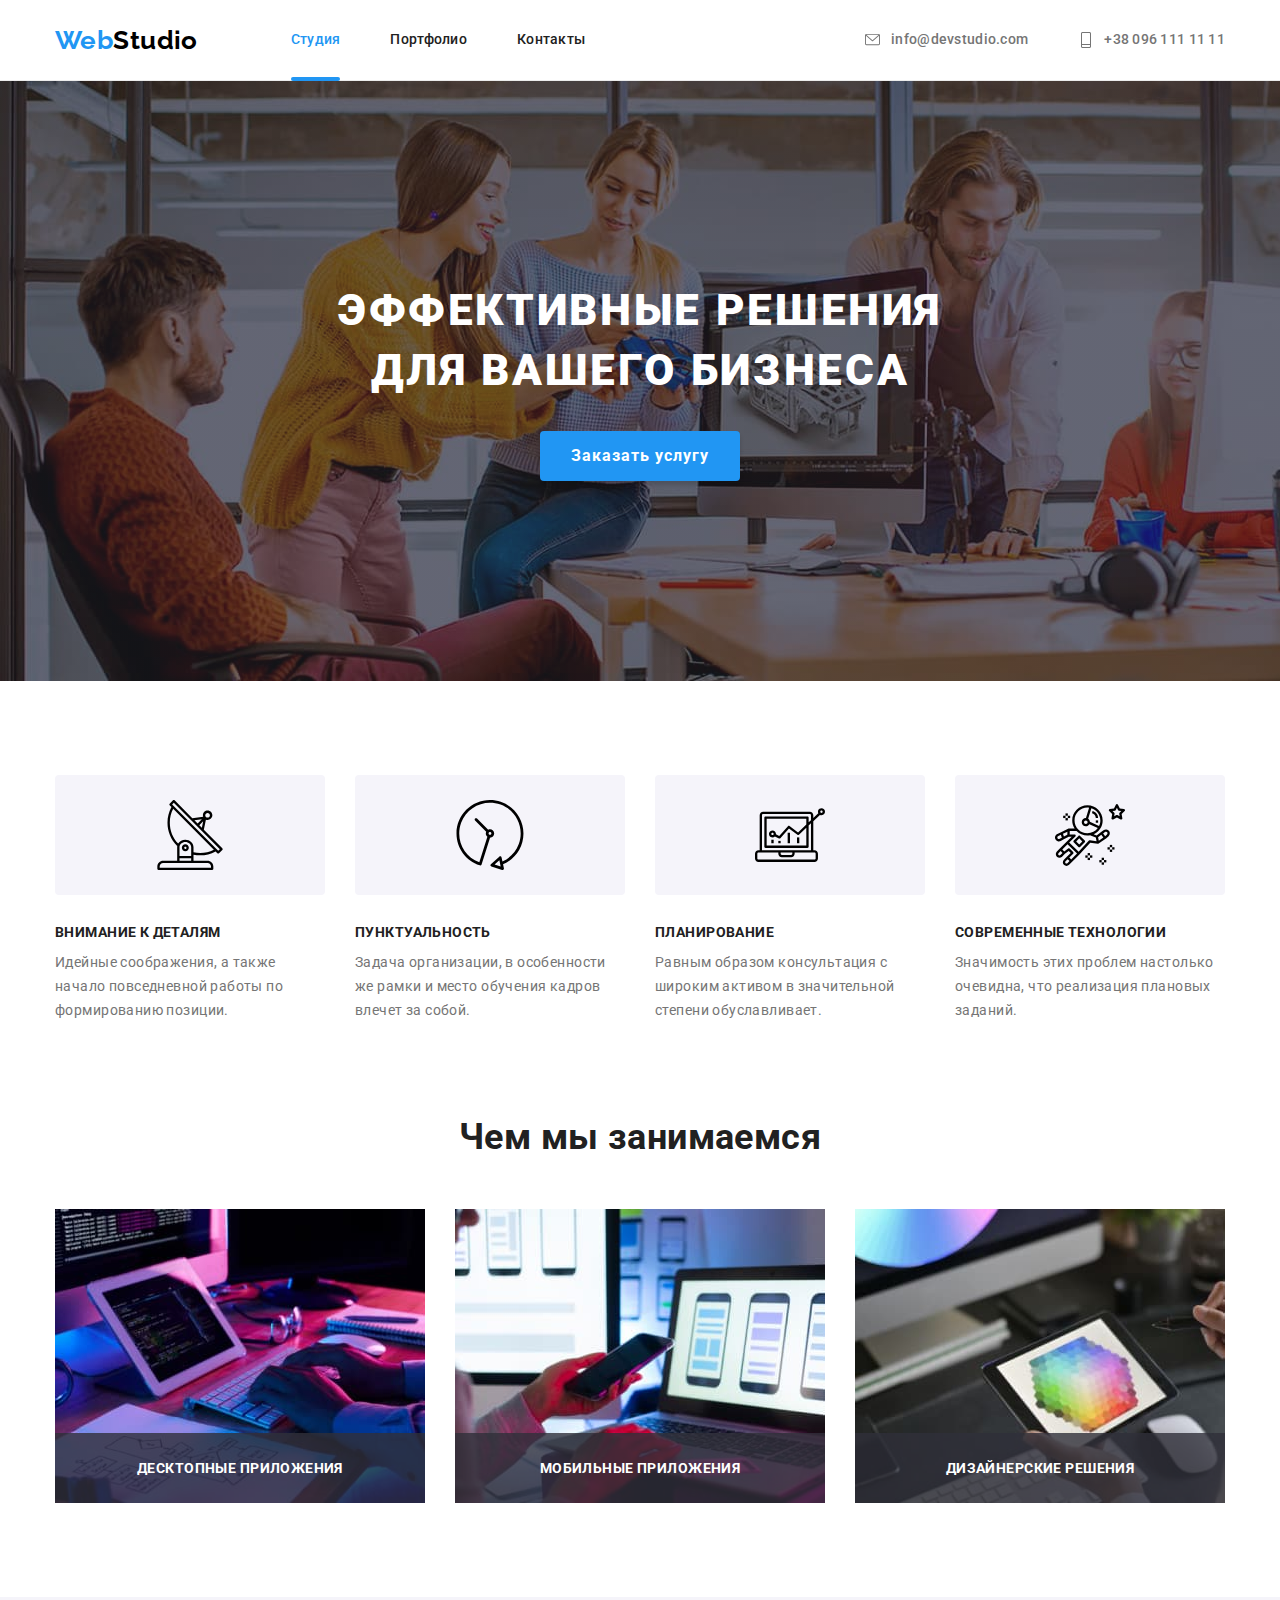
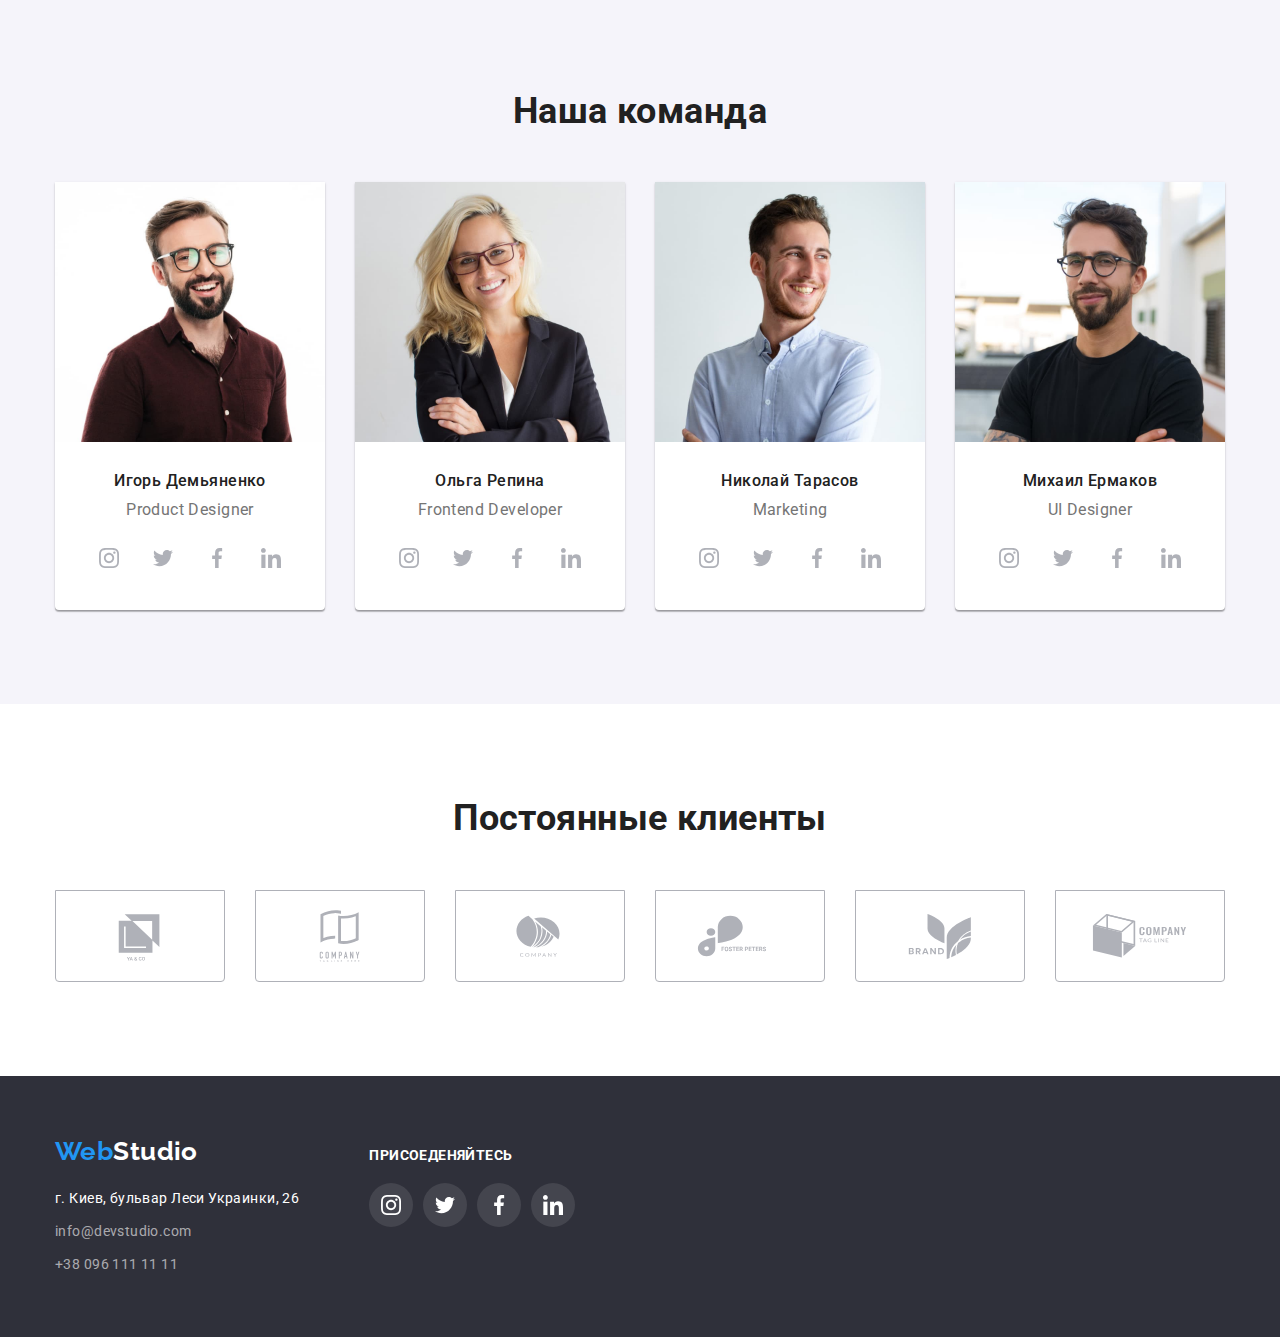
<file: index.html>
<!DOCTYPE html>
<html lang="ru">
<head>
    <meta charset="UTF-8">
    <meta http-equiv="X-UA-Compatible" content="IE=edge">
    <meta name="viewport" content="width=device-width, initial-scale=1.0">
    <title>Studio</title>
    <link rel="preconnect" href="https://fonts.googleapis.com">
    <link rel="preconnect" href="https://fonts.gstatic.com" crossorigin>
    <link href="https://fonts.googleapis.com/css2?family=Raleway:wght@700&family=Roboto:wght@400;500;700;900&display=swap" rel="stylesheet">
    <link rel="stylesheet" href="https://cdnjs.cloudflare.com/ajax/libs/modern-normalize/1.0.0/modern-normalize.min.css" />
    <link rel="stylesheet" href="./css/styles.css" />
</head>
<body>
<!--Шапка сайта-->
    <header class="top page-header">
        <div class="conteiner header-wrap">
        <nav class="nav">
            <a href="./index.html" lang="en" class="logo"><span>Web</span>Studio</a>
            <ul class="list">
                <li class="nav-item"><a href="./index.html" class="nav-link current line-constant">Студия</a></li>
                <li class="nav-item"><a href="./portfolio.html" class="nav-link line-hidden">Портфолио</a></li>
                <li class="nav-item"><a href="#" class="nav-link line-hidden">Контакты</a></li>
            </ul>
        </nav>
        <ul class="contacts">
            <li class="cont-item">
                <a href="mailto:info@devstudio.com" class="cont-link"><svg class="header-icon letter">
                    <use href="./images/symbol-defs.svg#icon-letterHdr"></use>
                    </svg>info@devstudio.com</a></li>
            <li class="cont-item">
                <a href="tel:+380961111111" class="cont-link"><svg class="header-icon phone">
                    <use href="./images/symbol-defs.svg#icon-phoneHdr"></use>
                    </svg>+38 096 111 11 11</a></li>
        </ul>
        </div>
    </header>
    <main>
<!--Секция HERO-->
            <section class="hero">
            <div class="conteiner">
            <h1>Эффективные решения для вашего бизнеса</h1>
            <button type="button" class="btn-studio" data-modal-open>Заказать услугу</button>
            </div>
            </section>
<!--Секция "Наши достоинства"-->
            <section class="dignity section">
            <div class="conteiner">
            <h2 class="hide">Почему именно мы?</h2>
            <ul class="dignity-list">
                <li class="dignity-item">
                    <div class="thumb-item">
                        <svg class="thumb-item-icon">
                            <use href="./images/symbol-defs.svg#icon-antenna" width="70" height="70"></use>
                        </svg>
                    </div>
                    <h3 class="dignity-title">Внимание к деталям</h3>
                    <p class="dignity-text">
                        Идейные соображения, а также начало повседневной работы по формированию позиции.
                    </p>
                </li>
                <li class="dignity-item">
                    <div class="thumb-item">
                        <svg class="thumb-item-icon">
                            <use href="./images/symbol-defs.svg#icon-clock" width="70" height="70"></use>
                        </svg>
                    </div>
                    <h3 class="dignity-title">Пунктуальность</h3>
                    <p class="dignity-text">
                        Задача организации, в особенности же рамки и место обучения кадров влечет за собой.
                    </p>
                </li>
                <li class="dignity-item">
                    <div class="thumb-item">
                        <svg class="thumb-item-icon">
                            <use href="./images/symbol-defs.svg#icon-diagram" width="70" height="70"></use>
                        </svg>
                    </div>
                    <h3 class="dignity-title">Планирование</h3>
                    <p class="dignity-text">
                        Равным образом консультация с широким активом в значительной степени обуславливает.
                    </p>
                </li>
                <li class="dignity-item">
                    <div class="thumb-item">
                        <svg class="thumb-item-icon">
                            <use href="./images/symbol-defs.svg#icon-astronaut" width="70" height="70"></use>
                        </svg>
                    </div>
                    <h3 class="dignity-title">Современные технологии</h3>
                    <p class="dignity-text">
                        Значимость этих проблем настолько очевидна, что реализация плановых заданий.
                    </p>
                </li>
            </ul>
            </div>
        </section>
            
<!--Секция "Чем мы занимаемся"-->
            <section class="about-work section ">
                <div class="conteiner">
                <h2 class="about-work-title">Чем мы занимаемся</h2>
                <ul class="abou-w-list">
                    <li class="a-w-item">
                    <div class="work-thumb">
                        <img src="./images/img1(1).jpg" alt="Создание сайтов" width="370" height="294">
                        <p class="work-thumb-title">ДЕСКТОПНЫЕ ПРИЛОЖЕНИЯ</p>
                    </div>
                    </li>                                           
                    <li class="a-w-item">
                    <div class="work-thumb">
                        <img src="./images/img2(1).jpg" alt="Создание мобильных приложений" width="370" height="294">
                        <p class="work-thumb-title">МОБИЛЬНЫЕ ПРИЛОЖЕНИЯ</p>
                    </div>
                    </li>                                           
                    <li class="a-w-item">
                    <div class="work-thumb">
                        <img src="./images/img3(1).jpg" alt="Дизайн" width="370" height="294">
                        <p class="work-thumb-title">ДИЗАЙНЕРСКИЕ РЕШЕНИЯ</p>
                    </div>
                    </li> 
                    
                </ul>
                </div>
            </section>
<!--Секция "Наша команда"-->
            <section class="team section">
                <div class="conteiner">
                <h2 class="about-work-title">Наша команда</h2>
                <ul class="team-list">
                    <li class="team-item"><img src="./images/igor(1).jpg" alt="Игорь Демьяненко" width="270" height="260" class="team-img">
                        <div class="our-team">
                        <h3 class="team-title">Игорь Демьяненко</h3>
                        <p lang="en" class="team-text">Product Designer</p>
                        <div class="conteiner-network">
                            <ul class="team-item-network">
                                <li class="team-item-network-item">
                                    <a href="https://www.instagram.com/" target="_blank" class="team-item-link">
                                        <svg class="team-item-pas" width="20" height="20">
                                            <use href="./images/symbol-defs1.svg#icon-instagram"></use>
                                        </svg>
                                    </a>
                                </li>
                                <li class="team-item-network-item">
                                    <a href="" class="team-item-link">
                                        <svg class="team-item-pas" width="20" height="20">
                                            <use href="./images/symbol-defs1.svg#icon-twitter"></use>
                                        </svg>
                                    </a>
                                </li>
                                <li class="team-item-network-item">
                                    <a href="" class="team-item-link">
                                        <svg class="team-item-pas" width="20" height="20">
                                            <use href="./images/symbol-defs1.svg#icon-facebook"></use>
                                        </svg>
                                    </a>
                                </li>
                                <li class="team-item-network-item">
                                    <a href="" class="team-item-link">
                                        <svg class="team-item-pas" width="20" height="20">
                                            <use href="./images/symbol-defs1.svg#icon-linkedin"></use>
                                        </svg>
                                    </a>
                                </li>
                            </ul>
                        </div>
                    </div>
                        
                    </li>
                    <li class="team-item"><img src="./images/olga(1).jpg" alt="Ольга Репина" width="270" height="260" class="team-img">
                        <div class="our-team">
                        <h3 class="team-title">Ольга Репина</h3>
                        <p lang="en" class="team-text">Frontend Developer</p>
                        <div class="conteiner-network">
                            <ul class="team-item-network">
                                <li class="team-item-network-item">
                                    <a href="https://www.instagram.com/" target="_blank" class="team-item-link">
                                        <svg class="team-item-pas" width="20" height="20">
                                            <use href="./images/symbol-defs1.svg#icon-instagram"></use>
                                        </svg>
                                    </a>
                                </li>
                                <li class="team-item-network-item">
                                    <a href="" class="team-item-link">
                                        <svg class="team-item-pas" width="20" height="20">
                                            <use href="./images/symbol-defs1.svg#icon-twitter"></use>
                                        </svg>
                                    </a>
                                </li>
                                <li class="team-item-network-item">
                                    <a href="" class="team-item-link">
                                        <svg class="team-item-pas" width="20" height="20">
                                            <use href="./images/symbol-defs1.svg#icon-facebook"></use>
                                        </svg>
                                    </a>
                                </li>
                                <li class="team-item-network-item">
                                    <a href="" class="team-item-link">
                                        <svg class="team-item-pas" width="20" height="20">
                                            <use href="./images/symbol-defs1.svg#icon-linkedin"></use>
                                        </svg>
                                    </a>
                                </li>
                            </ul>
                        </div>
                    </div>
                        
                    </li>
                    <li class="team-item"><img src="./images/nikola(1).jpg" alt="Николай Тарасов" width="270" height="260" class="team-img">
                        <div class="our-team">
                        <h3 class="team-title">Николай Тарасов</h3>
                        <p lang="en" class="team-text">Marketing</p>
                        <div class="conteiner-network">
                            <ul class="team-item-network">
                                <li class="team-item-network-item">
                                    <a href="https://www.instagram.com/" target="_blank" class="team-item-link">
                                        <svg class="team-item-pas" width="20" height="20">
                                            <use href="./images/symbol-defs1.svg#icon-instagram"></use>
                                        </svg>
                                    </a>
                                </li>
                                <li class="team-item-network-item">
                                    <a href="" class="team-item-link">
                                        <svg class="team-item-pas" width="20" height="20">
                                            <use href="./images/symbol-defs1.svg#icon-twitter"></use>
                                        </svg>
                                    </a>
                                </li>
                                <li class="team-item-network-item">
                                    <a href="" class="team-item-link">
                                        <svg class="team-item-pas" width="20" height="20">
                                            <use href="./images/symbol-defs1.svg#icon-facebook"></use>
                                        </svg>
                                    </a>
                                </li>
                                <li class="team-item-network-item">
                                    <a href="" class="team-item-link">
                                        <svg class="team-item-pas" width="20" height="20">
                                            <use href="./images/symbol-defs1.svg#icon-linkedin"></use>
                                        </svg>
                                    </a>
                                </li>
                            </ul>
                        </div>
                    </div>
                    </li>
                    <li class="team-item"><img src="./images/mishel(1).jpg" alt="Михаил Ермаков" width="270" height="260" class="team-img">
                        <div class="our-team">
                        <h3 class="team-title">Михаил Ермаков</h3>
                        <p lang="en" class="team-text">UI Designer</p>
                        <div class="conteiner-network">
                            <ul class="team-item-network">
                                <li class="team-item-network-item">
                                    <a href="https://www.instagram.com/" target="_blank" class="team-item-link">
                                        <svg class="team-item-pas" width="20" height="20">
                                            <use href="./images/symbol-defs1.svg#icon-instagram"></use>
                                        </svg>
                                    </a>
                                </li>
                                <li class="team-item-network-item">
                                    <a href="" class="team-item-link">
                                        <svg class="team-item-pas" width="20" height="20">
                                            <use href="./images/symbol-defs1.svg#icon-twitter"></use>
                                        </svg>
                                    </a>
                                </li>
                                <li class="team-item-network-item">
                                    <a href="" class="team-item-link">
                                        <svg class="team-item-pas" width="20" height="20">
                                            <use href="./images/symbol-defs1.svg#icon-facebook"></use>
                                        </svg>
                                    </a>
                                </li>
                                <li class="team-item-network-item">
                                    <a href="" class="team-item-link">
                                        <svg class="team-item-pas" width="20" height="20">
                                            <use href="./images/symbol-defs1.svg#icon-linkedin"></use>
                                        </svg>
                                    </a>
                                </li>
                            </ul>
                        </div>
                    </div>
                    </li>
                </ul>
                </div>
            </section>
            <!-- Постоянные клиенты -->
            <section class="client section">
                <div class="conteiner">
                    <h2 class="about-work-title">Постоянные клиенты</h2>
                    <ul class="client-list">
                        <li class="client-list-path">
                            <a href="" class="old-clients">
                                <svg class="client-list-item" width="106" height="60">
                                    <use href="./images/symbol-defs1.svg#icon-Logo1"></use></svg>
                            </a>
                        </li>
                        <li class="client-list-path">
                            <a href="" class="old-clients">
                                <svg class="client-list-item" width="106" height="60">
                                    <use href="./images/symbol-defs1.svg#icon-Logo2"></use>
                                </svg>
                            </a>
                        </li>
                        <li class="client-list-path">
                            <a href="" class="old-clients">
                                <svg class="client-list-item" width="106" height="60">
                                    <use href="./images/symbol-defs1.svg#icon-Logo3"></use>
                                </svg>
                            </a>
                        </li>
                        <li class="client-list-path">
                            <a href="" class="old-clients">
                                <svg class="client-list-item" width="106" height="60">
                                    <use href="./images/symbol-defs1.svg#icon-Logo4"></use>
                                </svg>
                            </a>
                        </li>
                        <li class="client-list-path">
                            <a href="" class="old-clients">
                                <svg class="client-list-item" width="106" height="60">
                                    <use href="./images/symbol-defs1.svg#icon-Logo5"></use>
                                </svg>
                            </a>
                        </li>
                        <li class="client-list-path">
                            <a href="" class="old-clients">
                                <svg class="client-list-item" width="106" height="60">
                                    <use href="./images/symbol-defs1.svg#icon-Logo6"></use>
                                </svg>
                            </a>
                        </li>
                                               
                    </ul>
                </div>

            </section>
    </main>
<!--Подвал сайта-->
    <footer class="ftr">
        <div class="conteiner ftr-dad">
            <div class="ftr-main">
            <a href="./index.html" lang="en" class="logo"><span>Web</span>Studio</a>
            <address>
                <ul class="ftr-list">
                    <li class="ftr-item"><a href="https://goo.gl/maps/syK6WyoSJA7LZPz8A" target="_blank" rel="noopener noreferrer"
                            class="ftr-street">г. Киев, бульвар Леси Украинки, 26</a></li>
                    <li class="ftr-item"><a class="ftr-contacts ftr-sc" href="mailto:info@devstudio.com">info@devstudio.com</a></li>
                    <li class="ftr-item"><a class="ftr-contacts" href="tel:+380961111111">+38 096 111 11 11</a></li>
                </ul>
            </address>
            </div>
            <div class="ftr-socnetwork">
            <p><strong>Присоеденяйтесь</strong></p>
            <ul class="ftr-socnetwork-list">
               <li class="ftr-list-item">
                    <a href="" class="ftr-list-item-link">
                        <svg class="ftr-icon" width="20" height="20">
                            <use href="./images/symbol-defs.svg#icon-instagramFtr"></use>
                        </svg>
                    </a>
                </li>
                <li class="ftr-list-item">
                    <a href="" class="ftr-list-item-link">
                        <svg class="ftr-icon" width="20" height="20">
                            <use href="./images/symbol-defs.svg#icon-twitterFtr"></use>
                        </svg>
                    </a>
                </li>
                <li class="ftr-list-item">
                    <a href="" class="ftr-list-item-link">
                        <svg class="ftr-icon" width="20" height="20">
                            <use href="./images/symbol-defs.svg#icon-facebookFtr"></use>
                        </svg>
                    </a>
                </li>
                <li class="ftr-list-item">
                    <a href="" class="ftr-list-item-link">
                        <svg class="ftr-icon" width="20" height="20">
                            <use href="./images/symbol-defs.svg#icon-linkedinFtr"></use>
                        </svg>
                    </a>
                </li>
                
            </ul>
            </div>
        </div>
    </footer>
    <!-- Модальное окно -->
    <div class="backdrop is-hidden" data-modal>
        <div class="modal">
            <button type="button" class="modal-close-btn" data-modal-close>
                <svg class="modal-close-icon" width="18" height="18">
                    <use href="./images/symbol-defs1.svg#icon-close"></use>
                </svg>
            </button>
        </div>
    </div>
     <!--Скрипт для паддинга боди, чтобы фиксированная шапка не наплывала на него -->
   <!-- <script>
      const { height: pageHeaderHeight } = document
        .querySelector(".page-header")
        .getBoundingClientRect();
      document.body.style.paddingTop = `${pageHeaderHeight}px`;
    </script> -->
    <!-- Скрипт для отрытия/закрытия модального окна -->
    <script src="./js/modal.js"></script>
</body>
</html>
</file>
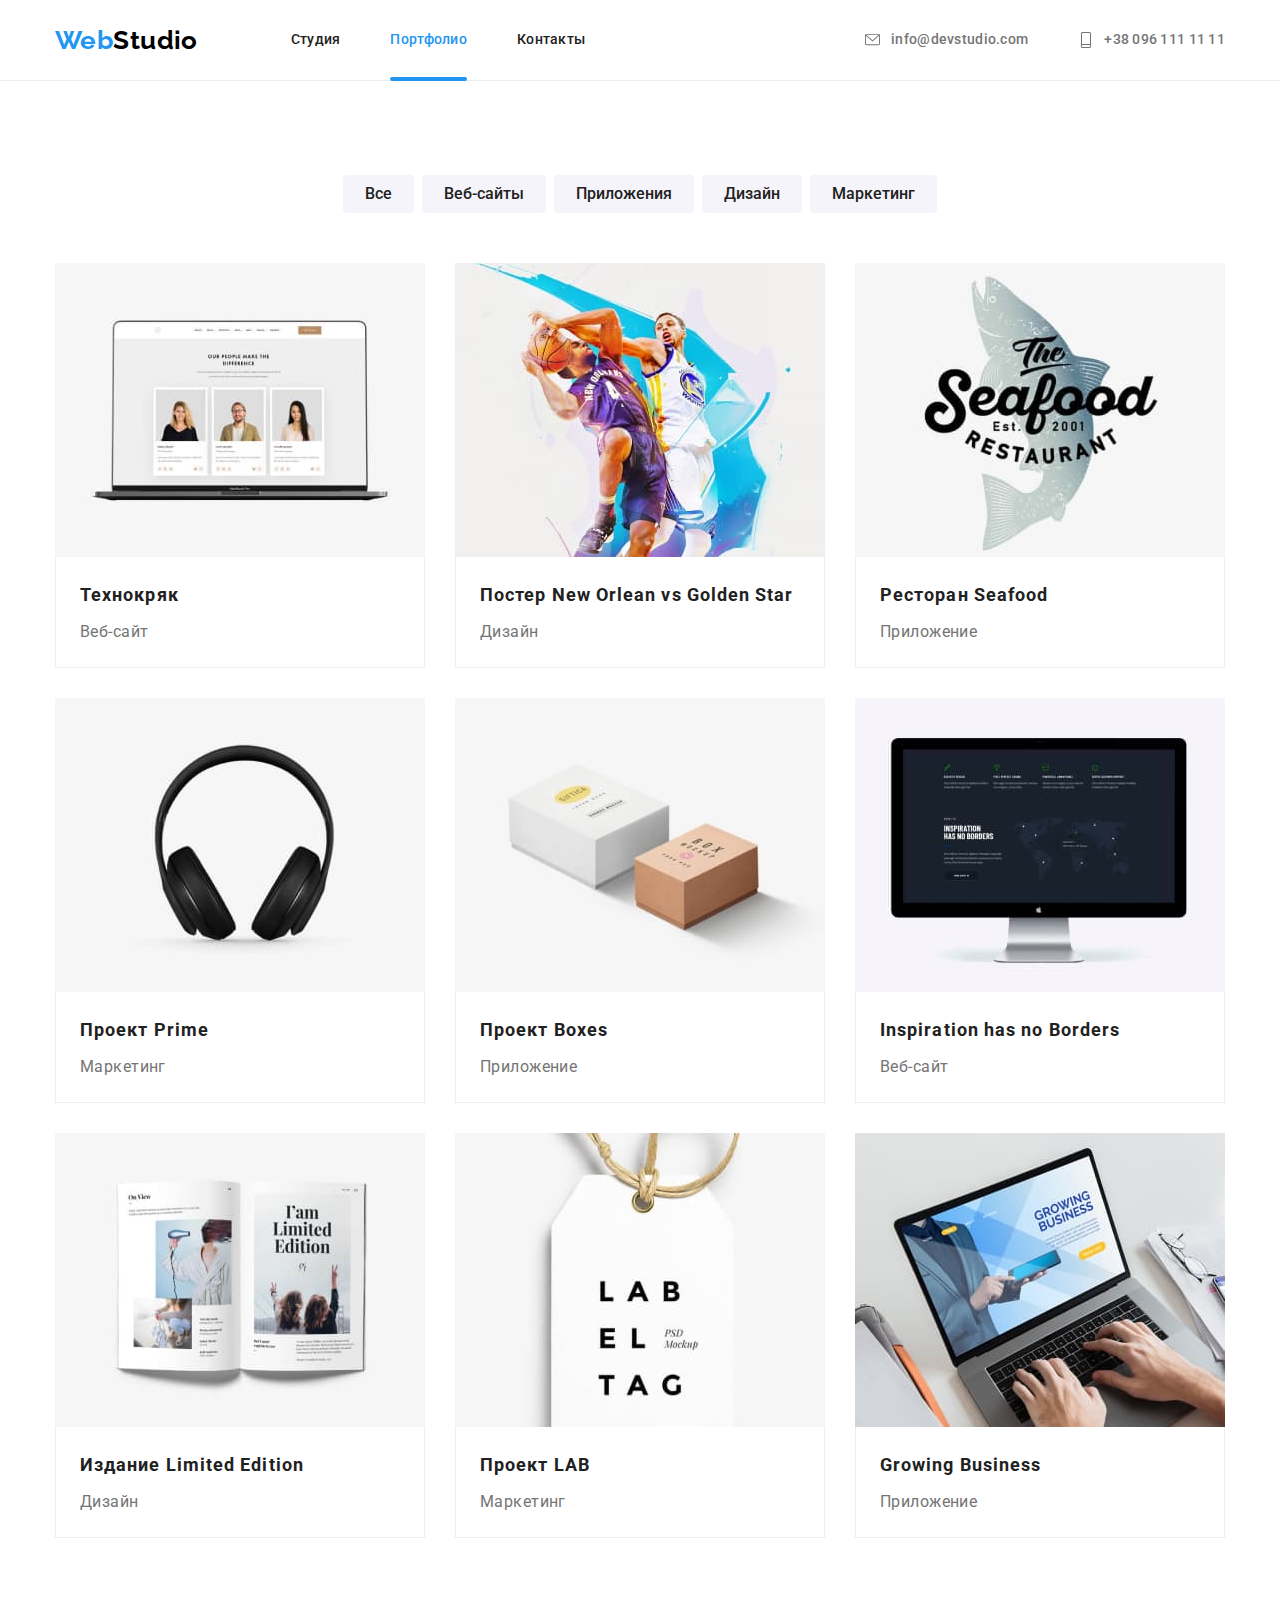
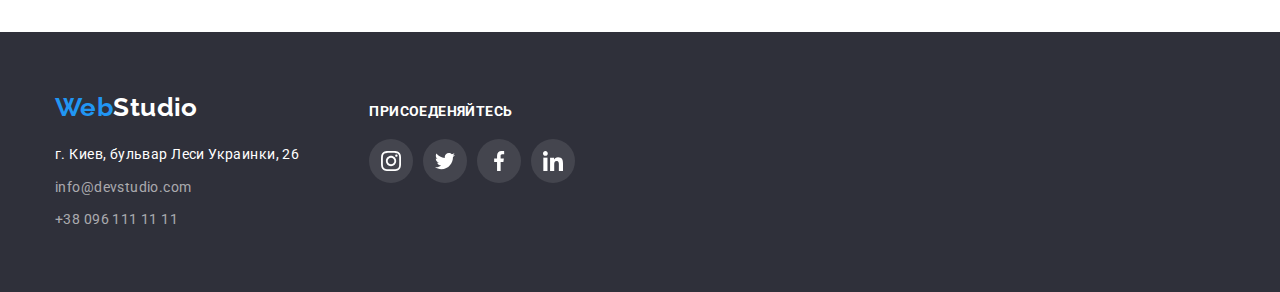
<file: portfolio.html>
<!DOCTYPE html>
<html lang="ru">

<head>
    <meta charset="UTF-8">
    <meta http-equiv="X-UA-Compatible" content="IE=edge">
    <meta name="viewport" content="width=device-width, initial-scale=1.0">
    <title>Portfolio</title>
    <link rel="preconnect" href="https://fonts.googleapis.com">
    <link rel="preconnect" href="https://fonts.gstatic.com" crossorigin>
    <link href="https://fonts.googleapis.com/css2?family=Raleway:wght@700&family=Roboto:wght@400;500;700;900&display=swap" rel="stylesheet">
    <link rel="stylesheet" href="https://cdnjs.cloudflare.com/ajax/libs/modern-normalize/1.0.0/modern-normalize.min.css" />
    <link rel="stylesheet" href="./css/styles.css" />
</head>
<body>
        <!--Шапка сайта-->
        <header class="top page-header">
            <div class="conteiner header-wrap">
                <nav class="nav">
                    <a href="./index.html" lang="en" class="logo"><span>Web</span>Studio</a>
                    <ul class="list">
                        <li class="nav-item"><a href="./index.html" class="nav-link line-hidden">Студия</a></li>
                        <li class="nav-item"><a href="./portfolio.html" class="nav-link current line-constant">Портфолио</a></li>
                        <li class="nav-item"><a href="#" class="nav-link line-hidden">Контакты</a></li>
                    </ul>
                </nav>
                <ul class="contacts">
                    <li class="cont-item">
                        <a href="mailto:info@devstudio.com" class="cont-link"><svg class="header-icon letter">
                                <use href="./images/symbol-defs.svg#icon-letterHdr"></use>
                            </svg>info@devstudio.com</a>
                    </li>
                    <li class="cont-item">
                        <a href="tel:+380961111111" class="cont-link"><svg class="header-icon phone">
                                <use href="./images/symbol-defs.svg#icon-phoneHdr"></use>
                            </svg>+38 096 111 11 11</a>
                    </li>
                </ul>
            </div>
        </header>
    <main>
        <section class="port-our-work section">
            <div class="conteiner">
            <h1 class="hide">Наши роботы</h1>
        <ul class="port-btn-list">
            <li class="item"><button type="button" class="port-btn">Все</button></li>
            <li class="item"><button type="button" class="port-btn">Веб-сайты</button></li>
            <li class="item"><button type="button" class="port-btn">Приложения</button></li>
            <li class="item"><button type="button" class="port-btn">Дизайн</button></li>
            <li class="item"><button type="button" class="port-btn">Маркетинг</button></li>
        </ul> 
        <ul class="port-list">
            <li class="port-item">
                <a class="port-item-link" href="">
                <div class="img-thumb">
                    <img src="./images/img11.jpg" alt="Ноутбук" width="370" class="port-list-img">
                        <p class="overlay">Ресурс предлагает комплексные предложения с разным уровнем функционала и сервисов. Все это позволит посетителю получить
                        исчерпывающие сведения о компании или частном лице
                        </p>
                </div>
                    <div class="port-bord">
                <h2 class="port-title">Технокряк</h2>
                <p class="port-text">Веб-сайт</p>
                </div>
                </a>   
            </li>
            <li class="port-item">
                <a class="port-item-link" href="">
                <div class="img-thumb">
                    <img src="./images/img22.jpg" alt="Баскетболисты" width="370" class="port-list-img">
                        <p class="overlay">Ресурс предлагает комплексные предложения с разным уровнем функционала и сервисов. Все это позволит посетителю
                        получить исчерпывающие сведения о компании или частном лице
                        </p>
                </div>
                    <div class="port-bord">
                <h2 class="port-title">Постер New Orlean vs Golden Star</h2>
                <p class="port-text">Дизайн</p>  
                </div>
                </a>
            </li>
            <li class="port-item">
                <a class="port-item-link" href="">
                <div class="img-thumb">
                    <img src="./images/img33.jpg" alt="Логотип рыбного ресторана" width="370" class="port-list-img">
                        <p class="overlay">Ресурс предлагает комплексные предложения с разным уровнем функционала и сервисов. Все это позволит посетителю
                            получить исчерпывающие сведения о компании или частном лице
                        </p>
                </div>
                <div class="port-bord">
                <h2 class="port-title">Ресторан Seafood</h2>
                <p class="port-text">Приложение</p>   
                </div>
                </a>
            </li>
            <li class="port-item">
                <a class="port-item-link" href="">
                <div class="img-thumb">    
                    <img src="./images/img44.jpg" alt="Наушники" width="370" class="port-list-img">
                        <p class="overlay">Ресурс предлагает комплексные предложения с разным уровнем функционала и сервисов. Все это позволит посетителю
                            получить исчерпывающие сведения о компании или частном лице
                        </p>
                </div>
                <div class="port-bord">
                <h2 class="port-title">Проект Prime</h2>
                <p class="port-text">Маркетинг</p>  
                </div>
                </a>
            </li>
            <li class="port-item">
                <a class="port-item-link" href="">
                <div class="img-thumb">
                    <img src="./images/img55.jpg" alt="Две коробки" width="370" class="port-list-img">
                        <p class="overlay">Ресурс предлагает комплексные предложения с разным уровнем функционала и сервисов. Все это позволит посетителю
                            получить исчерпывающие сведения о компании или частном лице
                        </p>
                </div>
                <div class="port-bord">
                <h2 class="port-title">Проект Boxes</h2>
                <p class="port-text">Приложение</p>
                </div>
                </a>
            </li>
            <li class="port-item">
                <a class="port-item-link" href="">
                <div class="img-thumb">
                    <img src="./images/img66.jpg" alt="Монитор" width="370" class="port-list-img">
                        <p class="overlay">Ресурс предлагает комплексные предложения с разным уровнем функционала и сервисов. Все это позволит посетителю
                            получить исчерпывающие сведения о компании или частном лице
                        </p>
                </div>
                <div class="port-bord">
                <h2 class="port-title">Inspiration has no Borders</h2>
                <p class="port-text">Веб-сайт</p>  
                </div>
                </a>
            </li>
            <li class="port-item">
                <a class="port-item-link" href="">
                <div class="img-thumb">    
                    <img src="./images/img77.jpg" alt="Журнал" width="370" class="port-list-img">
                        <p class="overlay">Ресурс предлагает комплексные предложения с разным уровнем функционала и сервисов. Все это позволит посетителю
                            получить исчерпывающие сведения о компании или частном лице
                        </p>
                </div>
                <div class="port-bord">
                <h2 class="port-title">Издание Limited Edition</h2>
                <p class="port-text">Дизайн</p>    
                </div>
                </a>
            </li>
            <li class="port-item">
                <a class="port-item-link" href="">
                <div class="img-thumb">
                    <img src="./images/img88.jpg" alt="Этикетка" width="370" class="port-list-img">
                        <p class="overlay">Ресурс предлагает комплексные предложения с разным уровнем функционала и сервисов. Все это позволит посетителю
                            получить исчерпывающие сведения о компании или частном лице
                        </p>
                </div>
                <div class="port-bord">
                <h2 class="port-title">Проект LAB</h2>
                <p class="port-text">Маркетинг</p>    
                </div>
                </a>
            </li>
            <li class="port-item">
                <a class="port-item-link" href="">
                <div class="img-thumb">
                    <img src="./images/img99.jpg" alt="Набор текста" width="370" class="port-list-img">
                        <p class="overlay">Ресурс предлагает комплексные предложения с разным уровнем функционала и сервисов. Все это позволит посетителю
                            получить исчерпывающие сведения о компании или частном лице
                        </p>
                </div>
                <div class="port-bord">
                <h2 class="port-title">Growing Business</h2>
                <p class="port-text">Приложение</p>   
                </div>
                </a>
            </li>
        </ul>
        </div>
        </section>
    </main>
    <!--Подвал сайта-->
    <footer class="ftr">
        <div class="conteiner ftr-dad">
            <div class="ftr-main">
                <a href="./index.html" lang="en" class="logo"><span>Web</span>Studio</a>
                <address>
                    <ul class="ftr-list">
                        <li class="ftr-item"><a href="https://goo.gl/maps/syK6WyoSJA7LZPz8A" target="_blank"
                                rel="noopener noreferrer" class="ftr-street">г. Киев, бульвар Леси Украинки, 26</a></li>
                        <li class="ftr-item"><a class="ftr-contacts ftr-sc"
                                href="mailto:info@devstudio.com">info@devstudio.com</a></li>
                        <li class="ftr-item"><a class="ftr-contacts" href="tel:+380961111111">+38 096 111 11 11</a></li>
                    </ul>
                </address>
            </div>
            <div class="ftr-socnetwork">
                <p><strong>Присоеденяйтесь</strong></p>
                <ul class="ftr-socnetwork-list">
                    <li class="ftr-list-item">
                        <a href="" class="ftr-list-item-link">
                            <svg class="ftr-icon" width="20" height="20">
                                <use href="./images/symbol-defs.svg#icon-instagramFtr"></use>
                            </svg>
                        </a>
                    </li>
                    <li class="ftr-list-item">
                        <a href="" class="ftr-list-item-link">
                            <svg class="ftr-icon" width="20" height="20">
                                <use href="./images/symbol-defs.svg#icon-twitterFtr"></use>
                            </svg>
                        </a>
                    </li>
                    <li class="ftr-list-item">
                        <a href="" class="ftr-list-item-link">
                            <svg class="ftr-icon" width="20" height="20">
                                <use href="./images/symbol-defs.svg#icon-facebookFtr"></use>
                            </svg>
                        </a>
                    </li>
                    <li class="ftr-list-item">
                        <a href="" class="ftr-list-item-link">
                            <svg class="ftr-icon" width="20" height="20">
                                <use href="./images/symbol-defs.svg#icon-linkedinFtr"></use>
                            </svg>
                        </a>
                    </li>
    
                </ul>
            </div>
        </div>
    </footer>
    <!-- <script>
        const { height: pageHeaderHeight } = document
            .querySelector(".page-header")
            .getBoundingClientRect();
        document.body.style.paddingTop = `${pageHeaderHeight}px`;
    </script> -->
</body>
</html>
</file>
<file: css/styles.css>
:root {
  --main-background-color: #e5e5e5;
  --logo-color: #2196f3;
  --title-text-color: #212121;
  --white-next-color: #ffffff;
  --hero-color: #2f303a;
  --context-color: #757575;
  --team-bg-color: #f5f4fa;
  --label-color: #000000;
  --ftr-contacts-color: rgba(255, 255, 255, 0.6);
}
html {
  box-sizing: border-box;
}
*,
*::before,
*::after {
  box-sizing: inherit;
}
body {
  background-color: var(--white-next-color);
  font-family: 'Roboto', sans-serif;
  font-size: 14px;
  letter-spacing: 0.03em;
  color: var(--context-color);
}
.conteiner {
  width: 1200px;
  margin-left: auto;
  margin-right: auto;
  padding-left: 15px;
  padding-right: 15px;
}
.section {
  padding-bottom: 94px;
  padding-top: 94px;
}
h1,
h2,
h3,
h4,
h5,
h6,
p {
  margin: 0;
  padding: 0;
}
ul {
  padding: 0;
  margin: 0;
}
li {
  list-style: none;
}
img {
  display: block;
  max-width: 100%;
  height: auto;
}

/* Щапка сaйта */
/* фиксируем шапку сайта при скроле вниз 1-е 4-е строки
Также при этом задаем боди падинг-топ на высоту шапки - Но лучше это сдеать через JS!!! */
.top {
  /* position: fixed; */
  /* width: 100%;
  top: 0;
  left: 0; */
  background-color: var(--white-next-color);
  border-bottom: 1px solid #ececec;
  display: flex;
  align-items: center;
  z-index: 1;
}
.nav {
  display: flex;
  align-items: center;
}
.header-wrap {
  display: flex;
  align-items: center;
}
.nav > .list {
  display: flex;
}
/* Задаем элементам отступы (кроме последнего ребенка) */
.nav-item:not(:last-child) {
  margin-right: 50px;
}
.nav-link {
  display: block;
  padding-top: 32px;
  padding-bottom: 32px;
}
.nav-link.current {
  color: var(--logo-color);
}
/* Подчеркивание пунктов меню */
.line-constant {
  position: relative;
}
.line-constant::after {
  content: "";
  position: absolute;
  bottom: -1px;
  display: block;
  width: 100%;
  height: 4px;
  border-radius: 2px;
  background-color: var(--logo-color);
  opacity: 1;}
  
.line-hidden {
  position: relative;
  }
.line-hidden::after {
  content: "";
  position: absolute;
  bottom: -1px;
  display: block;
  width: 100%;
  height: 4px;
  border-radius: 2px;
  background-color: var(--logo-color);
  transform: scale(0);
  transition: transform 250ms cubic-bezier(0.4, 0, 0.2, 1);
    /* opacity: 0; */
  }
.line-hidden:hover::after {
transform: scale(1);
/* opacity: 1; */
  }
  

/* Логотип */
.logo {
  text-decoration: none;
  font-family: 'Raleway', sans-serif;
  font-style: normal;
  font-weight: 700;
  font-size: 26px;
  line-height: 1.19;
  color: var(--label-color);
  margin-right: 93px;
}
.logo > span {
  color: var(--logo-color);
  transition: color 250ms cubic-bezier(0.4, 0, 0.2, 1);
}
.list a {
  list-style: none;
  text-decoration: none;
  font-weight: 500;
  line-height: 1.14;
  letter-spacing: 0.02em;
  color: var(--title-text-color);
  transition: color 250ms cubic-bezier(0.4, 0, 0.2, 1);
}
.list a:hover,
.list a:focus{
  color: var(--logo-color);
}
.logo:active,
.logo:focus {
  color: var(--logo-color);
}
.list li {
  list-style-type: none;
}
.contacts {
  display: flex;
  margin-top: 0;
  margin-bottom: 0;
  margin-left: auto;
  padding: 0;
}
.contacts a {
  text-decoration: none;
  font-weight: 500;
  line-height: 1.14;
  letter-spacing: 0.02em;
  color: var(--context-color);
  align-self: baseline;
  transition: color 250ms cubic-bezier(0.4, 0, 0.2, 1);
}
.contacts a:hover,
.contacts a:focus {
  color: var(--logo-color);
}
.header-icon {
  margin: 0;
  padding: 0;
  margin-right: 10px;
  fill: currentColor;
  transition: fill 250ms cubic-bezier(0.4, 0, 0.2, 1);
}
.letter {
  width: 17px;
  height: 15px;
}
.phone {
  width: 16px;
  height: 16px;
}
.header-icon:hover .header-icon:focus {
  fill: var(--logo-color);
}
/* Убираем отступы крайнего элемена 2-й способ  ЛУЧШИЙ!!!*/
.cont-item + .cont-item {
  margin-left: 50px;
}
.cont-item {
  list-style-type: none;
  display: flex;
}
.cont-link {
  display: flex;
  align-items: center;
  padding-top: 32px;
  padding-bottom: 32px;
}
/* Секция герой */
.hero {
  background: var(--hero-color);
  max-width: 1600px;
  height: 600px;
  /* Многослойный фон: сначала прозрачный фон (затемнение) (с помощью градиента,
  потом ставим картинку) */
  background-image: linear-gradient(to right, rgba(47, 48, 58, 0.4), rgba(47, 48, 58, 0.4)),
    url(../images/Imgfon1.jpg);
  background-size: cover;
  padding-top: 200px;
  padding-bottom: 200px;
  text-align: center;
  margin-left: auto;
  margin-right: auto;
}
.hero h1 {
  width: 696px;
  margin: 0 auto;
  font-weight: 900;
  font-size: 44px;
  line-height: 1.36;
  letter-spacing: 0.06em;
  text-transform: uppercase;
  margin-bottom: 30px;
  color: var(--white-next-color);
}
/* Кнопка герой */
.btn-studio {
  font-family: 'Roboto', sans-serif;
  width: 200px;
  height: 50px;
  left: 685px;
  top: 430px;
  background: var(--logo-color);
  border: none;
  box-shadow: 0px 4px 4px rgba(0, 0, 0, 0.15);
  border-radius: 4px;
  font-weight: 700;
  font-size: 16px;
  line-height: 1.87;
  letter-spacing: 0.06em;
  color: var(--white-next-color);
}
/* Секция достоинства */

.hide {
  display: none;
}
.dignity {
  padding-bottom: 0;
}
.dignity-list {
  padding: 0;
  display: flex;
  flex-wrap: wrap;
  /* легкий способ растянуть элементы */
  justify-content: space-between;
}
/* Отображение ширины в % от родителя  (100% - сумма маржинов в строке -1(крайний)) / на количество элементов в строке*/
.dignity-item {
  width: calc((100% - 90px) / 4);
  list-style-type: none;
}
.dignity-item:not(:last-child) {
  margin-right: 30px;
}
.thumb-item {
  display: flex;
  align-items: center;
  justify-content: center;
  width: 270px;
  height: 120px;
  background-color: #f5f4fa;
  border-radius: 4px;
  margin-bottom: 30px;
}
.thumb-item-icon {
  width: 70px;
  height: 70px;
}
/* Добовляем в списки картинки через "before" */
/* .dignity-item::before {
  display: block;
  background-size: contain;
  background-repeat: no-repeat;
  background-position: center;
  content: '';
  height: 120px;
  margin-bottom: 30px;
} */
/* Заливаем картинки через -background-image- и -:before*/
/* .dignity-item-antena::before {
  background-image: url(../images/Group6antena\(png1\).png);
}
.dignity-item-clock::before {
  background-image: url(../images/Group2clock\(png1\).png);
}
.dignity-item-computer::before {
  background-image: url(../images/Group3computer\(png1\).png);
}
.dignity-item-cosmo::before {
  background-image: url(../images/Group4cosmo\(png1\).png);
} */
.dignity-title {
  font-size: 14px;
  font-weight: 700;
  line-height: 1.14;
  text-transform: uppercase;
  color: var(--title-text-color);
  margin-bottom: 10px;
}
.dignity-text {
  line-height: 1.71;
}
/* Секция Чем мы занимаемся */
.work-thumb {
  position: relative;
}
.work-thumb-title {
  position: absolute;
  bottom: 0;
  width: 100%;
  height: 70px;
  background-color: rgba(47, 48, 58, 0.8);
  font-weight: 700;
  font-size: 14px;
  line-height: 16px;
  color: var(--white-next-color);
  display: flex;
  justify-content: center;
  align-items: center;
}
.abou-w-list {
  display: flex;
  justify-content: space-between;
}
.about-work li {
  list-style-type: none;
}
.about-work-title {
  font-weight: 700;
  font-size: 36px;
  line-height: 1.16;
  text-align: center;
  color: var(--title-text-color);
  margin-bottom: 50px;
}
/* Секция Наша команда */
.team {
  padding-top: 94px;
  background-color: var(--team-bg-color);
}

.team-list {
  display: flex;
}
.team-item {
  list-style-type: none;
  width: 270px;
  border-radius: 0px 0px 4px 4px;
  background-color: var(--white-next-color);
  box-shadow: 0px 1px 3px rgba(0, 0, 0, 0.12), 0px 1px 1px rgba(0, 0, 0, 0.14),
    0px 2px 1px rgba(0, 0, 0, 0.2);
}
.team-item + .team-item {
  margin-left: 30px;
}
.team-title {
  font-weight: 500;
  font-size: 16px;
  line-height: 1.18;
  color: var(--title-text-color);
  margin-top: 0;
  margin-bottom: 0;
  margin-bottom: 10px;
}
.team-text {
  font-size: 16px;
  line-height: 1.18;
}
.our-team {
  text-align: center;
  padding-top: 30px;
  padding-bottom: 30px;
}
.team-item-network {
  display: flex;
  margin-top: 16px;
}
/* Задаем параметры иконки внутри рамки */
.team-item-link {
  display: flex;
  justify-content: center;
  align-items: center;
  fill: #afb1b8;
  width: 44px;
  height: 44px;
  border-radius: 50%;
  transition: background-color 250ms cubic-bezier(0.4, 0, 0.2, 1), fill 250ms cubic-bezier(0.4, 0, 0.2, 1);
}
.team-item-link:hover,
.team-item-link:focus {
  fill: var(--white-next-color);
  background-color: var(--logo-color);
}
.team-item-network-item:not(:last-child) {
  margin-right: 10px;
}
.team-item-pas {
  display: block;
  margin: auto;
  background-position: center;

  /* margin-bottom: 42px; */
}
.conteiner-network {
  /* margin-left: 32px;
  margin-right: 32px; */
  margin: 0 32px 0 32px;
}

/* Постоянные клиенты */

.client-list {
  display: flex;
  align-content: center;
}
.client-list-path:not(:last-child) {
  margin-right: 30px;
}
.old-clients {
  display: flex;
  justify-content: center;
  fill: #afb1b8;
  width: 170px;
  height: 92px;
  text-align: center;
  border: 1px solid #afb1b8;
  border-radius: 0px 0px 4px 4px;
  transition: border-color 250ms cubic-bezier(0.4, 0, 0.2, 1), fill 250ms cubic-bezier(0.4, 0, 0.2, 1);
}
.client-list-item {
  margin-top: 16px;
  margin-bottom: 16px;
  
}
.old-clients:hover,
.old-clients:focus {
  fill: var(--logo-color);
  border-color: var(--logo-color);
}

/* Подвал */
.ftr {
  max-width: 1600px;
  background-color: var(--hero-color);
  margin-left: auto;
  margin-right: auto;
  padding-top: 60px;
}
.ftr-list a:hover,
.ftr-list a:focus {
  color: var(--logo-color);
}
.ftr .logo:active {
  color: var(--logo-color);
}
.ftr-list {
  list-style: none;
  padding-bottom: 60px;
  transition: color 250ms cubic-bezier(0.4, 0, 0.2, 1);
}
.ftr-sc:not(:last-child) {
  margin-bottom: 9px;
}
.ftr-list a {
  text-decoration: none;
}
.ftr .logo {
  display: inline-block;
  font-weight: 700;
  font-size: 26px;
  line-height: 1.19;
  color: var(--white-next-color);
  margin-bottom: 20px;
}
.ftr-street,
.ftr-contacts {
  font-style: normal;
  line-height: 1.71;
  color: var(--white-next-color);
  display: block;
}
.ftr-contacts {
  color: var(--ftr-contacts-color);
}
.ftr-item:not(:last-child) {
  margin-bottom: 9px;
}
.ftr-socnetwork > p {
  text-transform: uppercase;
  color: var(--white-next-color);
  margin-bottom: 20px;
}
.ftr-dad {
  display: flex;
  align-items: baseline;
}
.ftr-socnetwork {
  display: block;
  align-items: baseline;
  margin-right: auto;
  margin-left: 70px;
}
.ftr-socnetwork-list {
  display: flex;
}
.ftr-icon {
  fill: var(--white-next-color);
}
.ftr-list-item:not(:last-child) {
  margin-right: 10px;
}
/* Задаем параметры иконки внутри рамки */
.ftr-list-item-link {
  display: flex;
  justify-content: center;
  align-items: center;
  width: 44px;
  height: 44px;
  border-radius: 50%;
  background-color: rgba(255, 255, 255, 0.1);
  transition: background-color 250ms cubic-bezier(0.4, 0, 0.2, 1);
}

.ftr-list-item-link:hover,
.ftr-list-item-link:focus {
  background-color: var(--logo-color);
}

/* Porfolio */

.hide {
  display: none;
}
/* Кнопки  !!!!*/
.port-btn-list {
  list-style: none;
  display: flex;
  justify-content: center;
}
.port-btn-list > .item:not(:last-child) {
  margin-right: 8.12px;
}
.port-btn {
  height: 38px;
  background: var(--team-bg-color);
  border: none;
  border-radius: 4px;
  font-family: inherit;
  font-style: normal;
  font-weight: 500;
  font-size: 16px;
  line-height: 1.62;
  text-align: center;
  color: var(--title-text-color);
  cursor: pointer;
  padding: 6px 22px;
  transition: background-color 250ms cubic-bezier(0.4, 0, 0.2, 1) , box-shadow 250ms cubic-bezier(0.4, 0, 0.2, 1);
}
.port-btn:hover,
.port-btn:focus {
  background: var(--logo-color);
  box-shadow: 0px 3px 1px rgba(0, 0, 0, 0.1), 0px 1px 2px rgba(0, 0, 0, 0.08),
    0px 2px 2px rgba(0, 0, 0, 0.12);
  border-radius: 4px;
  font-family: inherit;
  font-weight: 500;
  font-size: 16px;
  line-height: 1.62;
  text-align: center;
  color: var(--white-next-color);
  box-shadow: 0px 3px 1px rgba(0, 0, 0, 0.1), 0px 1px 2px rgba(0, 0, 0, 0.08),
    0px 2px 2px rgba(0, 0, 0, 0.12);
}
/* Список изображений */

.port-list {
  list-style: none;
  margin-top: 50px;
  display: flex;
  flex-wrap: wrap;
}
.port-item {
  width: 370px;
  margin-right: 30px;
  margin-bottom: 30px;
}
.port-item-link {
  display: block;
  transition: box-shadow 250ms cubic-bezier(0.4, 0, 0.2, 1);
}

.port-item-link:hover,
.port-item-link:focus { 
  box-shadow: 0px 4px 4px rgba(0, 0, 0, 0.25);
}
.port-bord {
  border-bottom: 1px solid #eeeeee;
  border-left: 1px solid #eeeeee;
  border-right: 1px solid #eeeeee;
  padding-top: 20px;
  padding-bottom: 20px;
  padding-left: 24px;
  padding-right: 24px;
}
/* Даем каждому третьему элементу в списке нулевой правый и верхний маржин!!! */
.port-item:nth-child(3n) {
  margin-right: 0;
}
.img-thumb {
  position: relative;
  overflow: hidden;
}
.overlay {
  position: absolute;
  background-color: #2196f3e5;
  top: 0;
  left: 0;
  width: 100%;
  height: 100%;
  padding: 63px 24px 51px 24px;
  font-weight: 400;
  font-size: 18px;
  line-height: 28px;
  letter-spacing: 0.03em;
  text-align:start;
  color: #ffffff;
  transform: translateY(101%);
  transition: transform 250ms cubic-bezier(0.4, 0, 0.2, 1);
}
.port-item-link:hover .overlay,
.port-item-link:focus .overlay {
  transform: translateY(0);
}
/* первым трем */
/* .port-item:nth-child(-n+3) {
  margin-top: 0; */
/* нижней строке обнуляем нижние маржины */
/* .port-item:nth-last-child(-n+3) {
  margin-bottom: 0;*/
.port-item:nth-last-child(-n + 3) {
  margin-bottom: 0;
}
.port-list a {
  text-decoration: none;
}
.port-title {
  font-weight: 700;
  font-size: 18px;
  line-height: 2;
  letter-spacing: 0.06em;
  color: var(--title-text-color);
  margin-bottom: 3.98px;
}
.port-text {
  font-size: 16px;
  line-height: 1.87;
  color: var(--context-color);
}

/* Модальное окно */

.backdrop {
  position: fixed;
  top: 0;
  left: 0;
  width: 100vw;
  height: 100vh;
  background-color: #00000033;
  transition: opacity 250ms cubic-bezier(0.4, 0, 0.2, 1), visibility 250ms cubic-bezier(0.4, 0, 0.2, 1);
}
.backdrop.is-hidden {
  opacity: 0;
  visibility: hidden;
  pointer-events: none;
}
.modal {
  position: absolute;
  top: 50%;
  left: 50%;
  transform: translate(-50%,-50%);
  width: 528px;
  height: 580px;
  background-color: var(--white-next-color);
}
.modal-close-btn {
  position: absolute;
  display: flex;
  justify-content: center;
  align-items: center;
  top: 8px;
  right: 8px;
  width: 30px;
  height: 30px;
  border: 1px solid #555555;
  border-radius: 50%;
  background-color: transparent;
  padding: 0;
  cursor: pointer;
}
</file>
